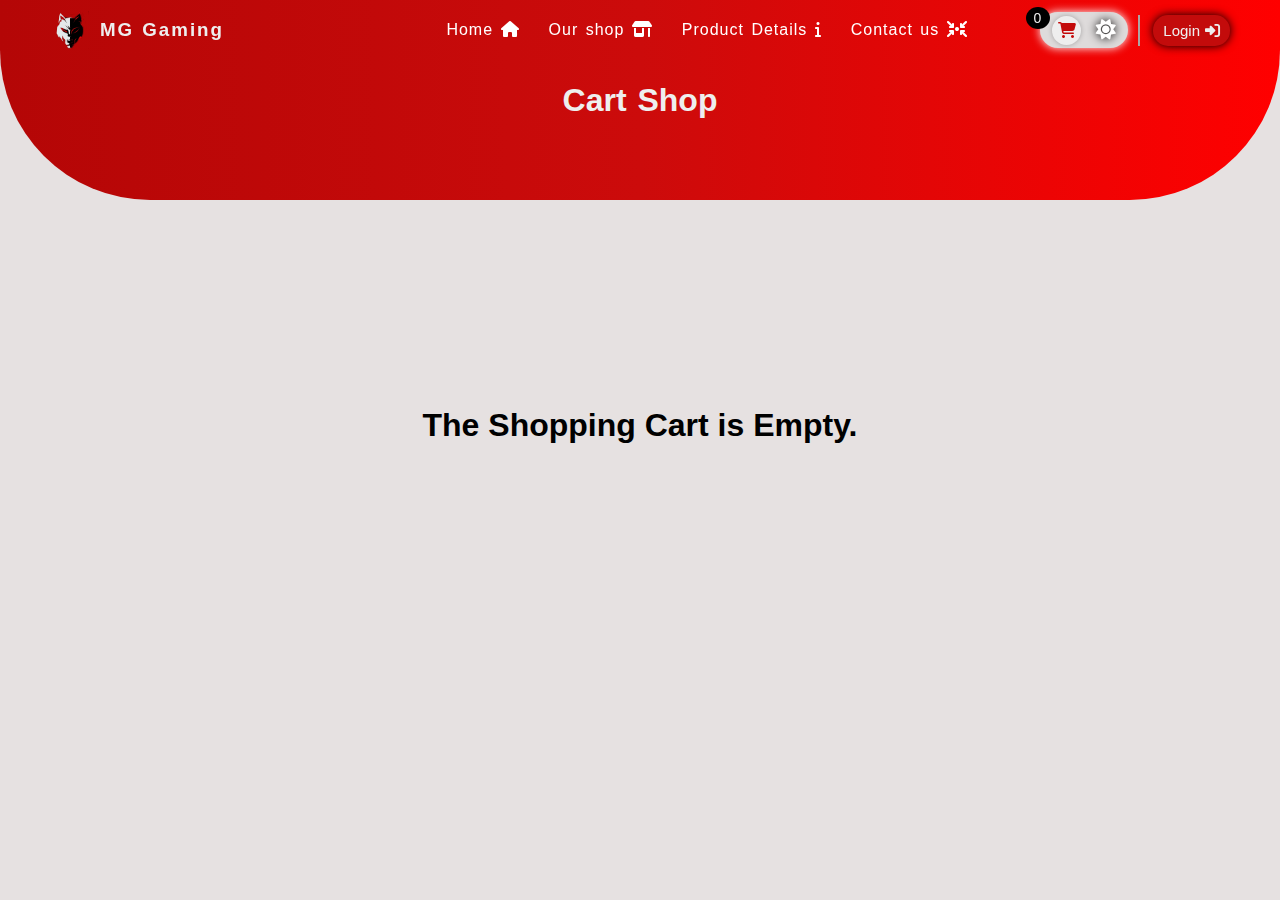
<file: html/car-shop.html>
<head>
    <title>MG Gaming</title>
    <!-- image icon -->
    <link rel="icon" href="../images/images/logo 2.png" />
    <!-- css -->
    <link rel="stylesheet" href="../css/all.min.css">
    <link rel="stylesheet" href="../css/home.css" />
    <link rel="stylesheet" href="../css/our-shop.css" />
    <link rel="stylesheet" href="../css/car-shop.css" />
    <!-- font -->
    <link href="https://fonts.googleapis.com/css2?family=Playfair+Display:ital@0;1&display=swap" rel="stylesheet">
    <meta charset="UTF-8" />
    <meta name="viewport" content="width=device-width,initial-scale=1.0" />
</head>

<body class="lign" data-color="lign">
    <div class="heads">
        <div class="container">
            <div class="logo">
                <img src="../images/images/logo 2.png" draggable="false">
                <h3>MG Gaming</h3>
            </div>
            <nav>
                <ul>
                    <a href="../index.html">
                        <li>Home <i class="fa-solid fa-house"></i></li>
                    </a>
                    <a href="our-shop.html">
                        <li>Our shop <i class="fa-solid fa-shop"></i></li>
                    </a>
                    <a href="product.html">
                        <li>Product Details <i class="fa-solid fa-info"></i></li>
                    </a>
                    <a href="content.html">
                        <li>Contact us <i class="fa-solid fa-arrows-to-circle"></i></li>
                    </a>
                </ul>
                <div class="btns">
                    <div class="shop primary-text">
                        <i class="fa-solid fa-cart-shopping cart-shop"></i>
                        <span class="number-shop">0</span>
                        <label name="checkbox">
                            <input name="checkbox" type="checkbox" checked>
                            <i name="sun" class="fa-solid fa-sun sun"></i>
                            <i name="moon" class="fa-solid fa-moon moon"></i>
                        </label>
                    </div>
                    <div class="btn btn-login">
                        <button>Login<i class="fa-solid fa-right-to-bracket"></i></button>
                    </div>
                </div>
            </nav>
            <div class="toggle-menu">
                <span></span>
                <span></span>
                <span></span>
            </div>
        </div>
    </div>
    <div class="head-two">
        <h1>Cart Shop</h1>
    </div>
    <div class="total">
        <div class="container">
            <div class="box">
                <h4>Cart Items: <span class="num-products"></span></h4>
                <h3>Total: <span>0</span> $</h3>
                <div class="box-btns">
                    <button class="btn-deleteAll">Delete All</button>
                    <button class="btn-checkout">Checkout</button>
                </div>
            </div>
        </div>
    </div>
    <div class="massage-cart">
        <h1></h1>
    </div>
    <div class="box">
        <div class="container">
        </div>
    </div>
    <div class="up-arrow">
        <button class="up"><i class="fa-solid fa-up-long"></i></button>
    </div>

    <script src="../js/item-our.js"></script>
    <script src="../js/cart.js" type="module"></script>
</body>
</file>
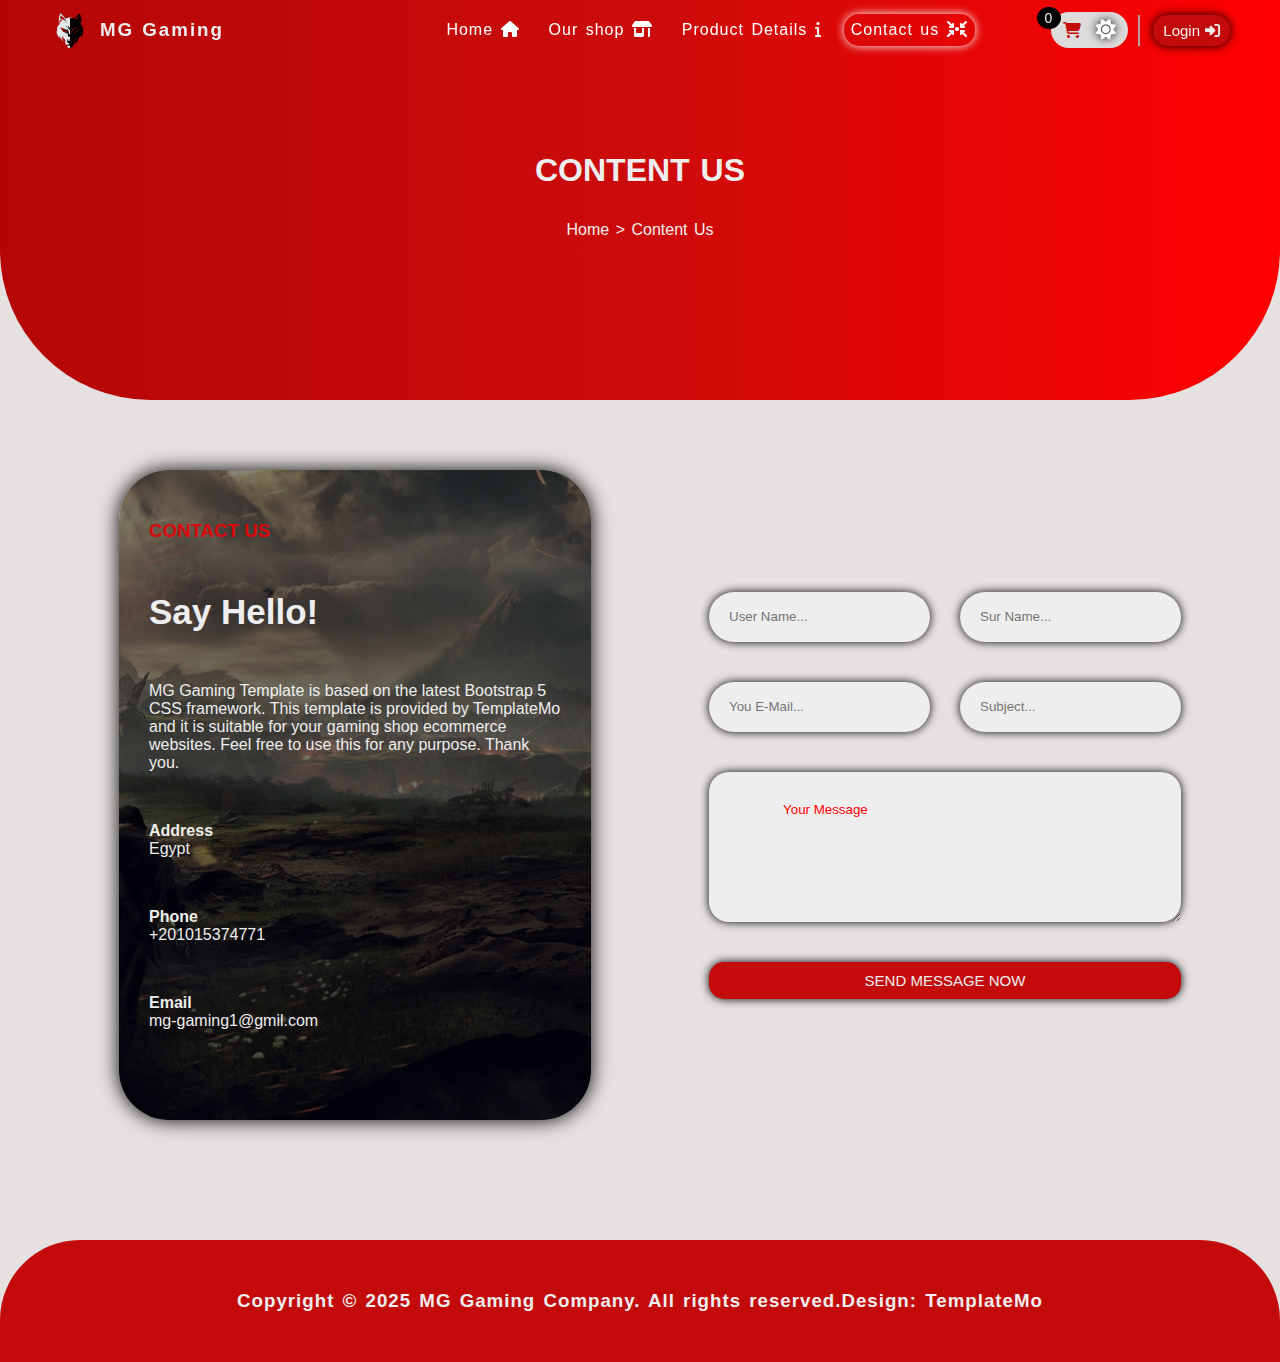
<file: html/content.html>
<!DOCTYPE html>
<html lang="ar">

<head>
    <title>MG Gaming</title>
    <link rel="icon" href="../images/images/logo 2.png" />
    <link rel="stylesheet" href="../css/home.css" />
    <link rel="stylesheet" href="../css/content.css">
    <link rel="stylesheet" href="../css/our-shop.css">
    <link href="https://fonts.googleapis.com/css2?family=Playfair+Display:ital@0;1&display=swap" rel="stylesheet">
    <meta charset="UTF-8" />
    <meta name="theme-color" content="red" />
    <meta name="viewport" content="width=device-width,initial-scale=1.0" />
    <link rel="stylesheet" href="https://cdnjs.cloudflare.com/ajax/libs/font-awesome/6.7.2/css/all.min.css"
        integrity="sha512-Evv84Mr4kqVGRNSgIGL/F/aIDqQb7xQ2vcrdIwxfjThSH8CSR7PBEakCr51Ck+w+/U6swU2Im1vVX0SVk9ABhg=="
        crossorigin="anonymous" referrerpolicy="no-referrer" />
</head>

<body>
    <div class="heads">
        <div class="container">
            <div class="logo">
                <img src="../images/images/logo 2.png" draggable="false">
                <h3>MG Gaming</h3>
            </div>
            <nav>
                <ul>
                    <a href="../index.html">
                        <li>Home <i class="fa-solid fa-house"></i></li>
                    </a>
                    <a href="our-shop.html">
                        <li>Our shop <i class="fa-solid fa-shop"></i></li>
                    </a>
                    <a href="product.html">
                        <li>Product Details <i class="fa-solid fa-info"></i></li>
                    </a>
                    <a href="content.html">
                        <li class="primary-text">Contact us <i class="fa-solid fa-arrows-to-circle"></i></li>
                    </a>
                </ul>
                <div class="btns">
                    <div class="shop">
                        <i class="fa-solid fa-cart-shopping cart-shop"></i>
                        <span class="number-shop"><span>0</span></span>
                        <label name="checkbox">
                            <input name="checkbox" type="checkbox" checked>
                            <i name="sun" class="fa-solid fa-sun sun"></i>
                            <i name="moon" class="fa-solid fa-moon moon"></i>
                        </label>
                    </div>
                    <div class="btn btn-login">
                        <button>Login<i class="fa-solid fa-right-to-bracket"></i></button>
                    </div>
                </div>
            </nav>
            <div class="toggle-menu">
                <span></span>
                <span></span>
                <span></span>
            </div>
        </div>
    </div>
    <div class="head-two">
        <h1>CONTENT US</h1>
        <span>Home > Content Us</span>
    </div>
    <div class="box">
        <div class="container">
            <div class="content-box">
                <div class="my-data">
                    <h3>CONTACT US</h3>
                    <h2>Say Hello!</h2>
                    <p>
                        MG Gaming Template is based on the latest Bootstrap 5 CSS framework. This
                        template is provided by TemplateMo and it is suitable for your gaming shop
                        ecommerce websites. Feel free to use this for any purpose. Thank you.
                    </p>
                    <h4>Address</h4>
                    <span>Egypt</span>
                    <h4>Phone</h4>
                    <span>+201015374771</span>
                    <h4>Email</h4>
                    <span>mg-gaming1@gmil.com</span>
                </div>
            </div>
            <form action="">
                <div class="inputs-1">
                    <input type="text" placeholder="User Name..." required="required">
                    <input type="text" placeholder="Sur Name..." required="required">
                </div>
                <div class="inputs-2">
                    <input type="email" placeholder="You E-Mail..." required="required">
                    <input type="text" placeholder="Subject...">
                </div>
                <textarea name="">
                    Your Message
                </textarea>
                <div class="btn button-end">
                    <button type="submit">SEND MESSAGE NOW</button>
                </div>
            </form>
        </div>
    </div>
    <div class="end">
        <h3>Copyright &copy; 2025 MG Gaming Company. All rights reserved.Design: TemplateMo</h3>
    </div>
    <div class="up-arrow">
        <button class="up"><i class="fa-solid fa-up-long"></i></button>
    </div>

    <script src="../js/content.js" type="module"></script>
</body>

</html>
</file>
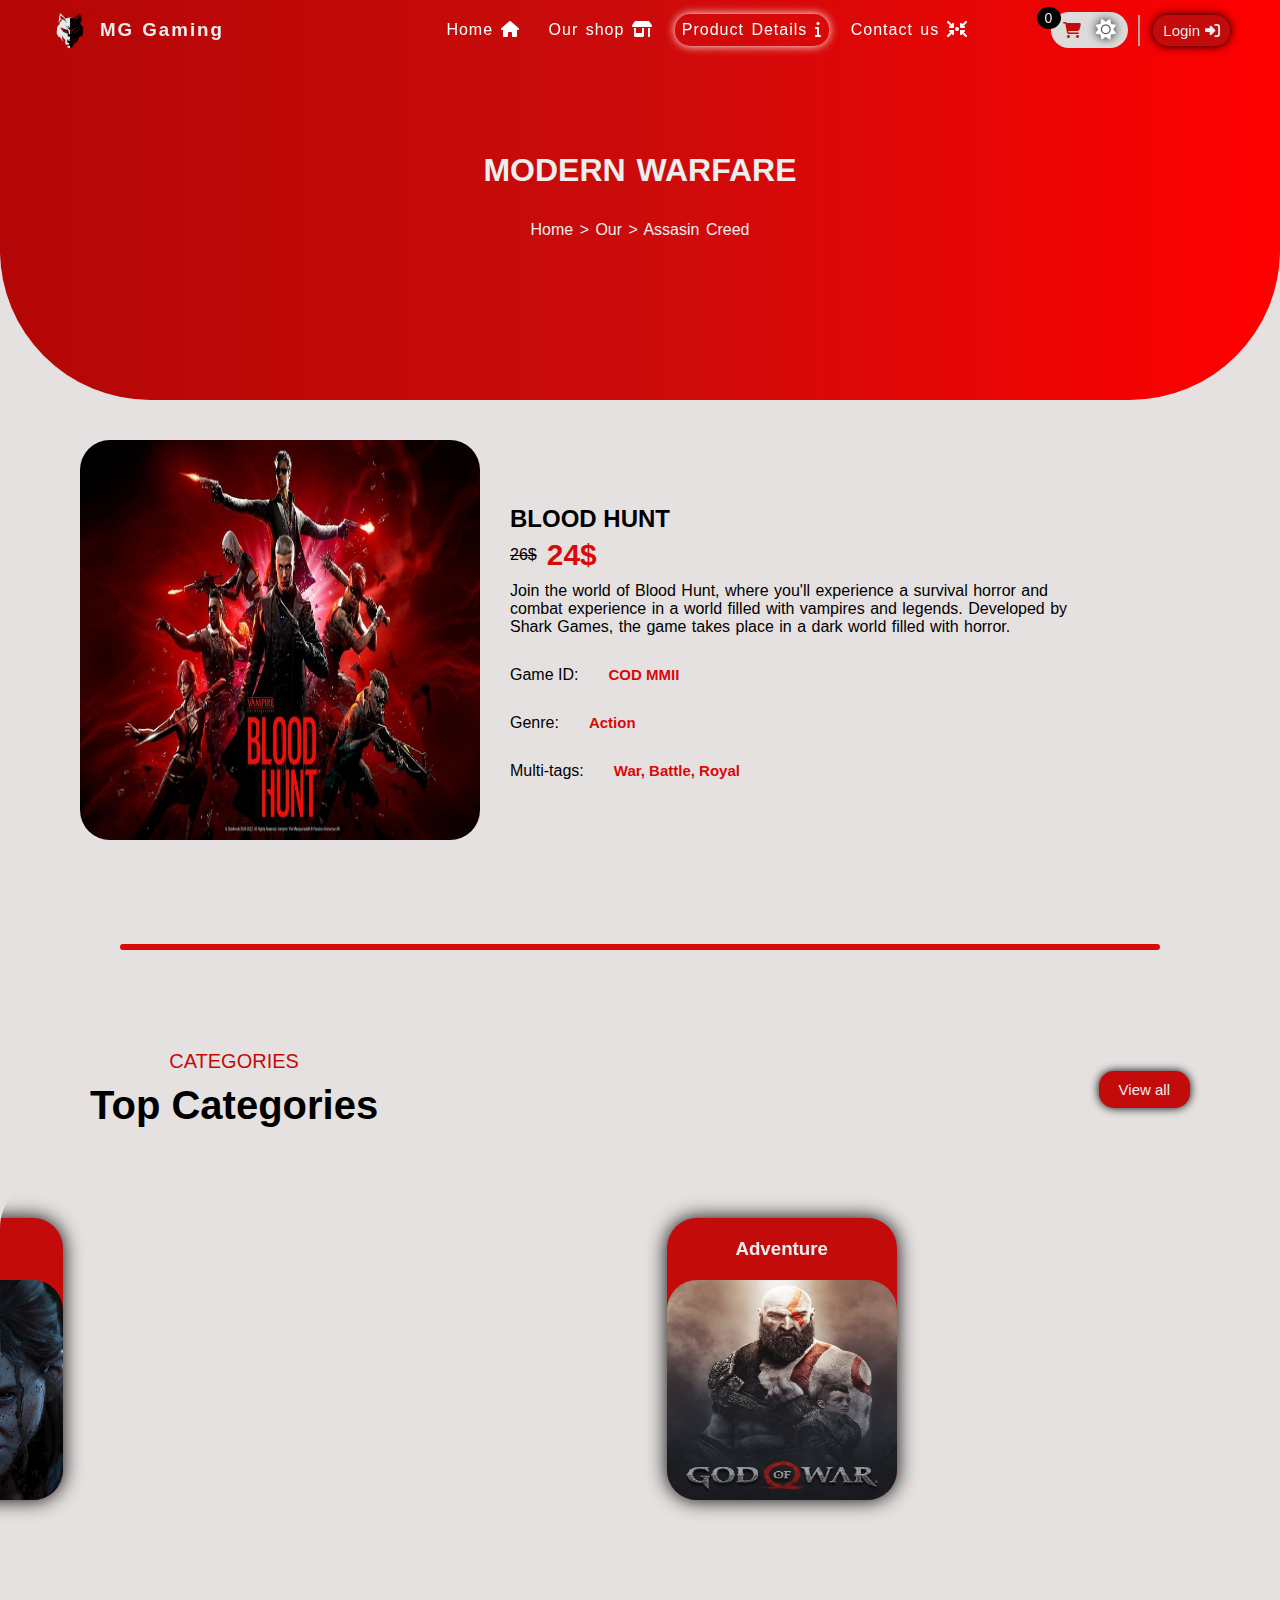
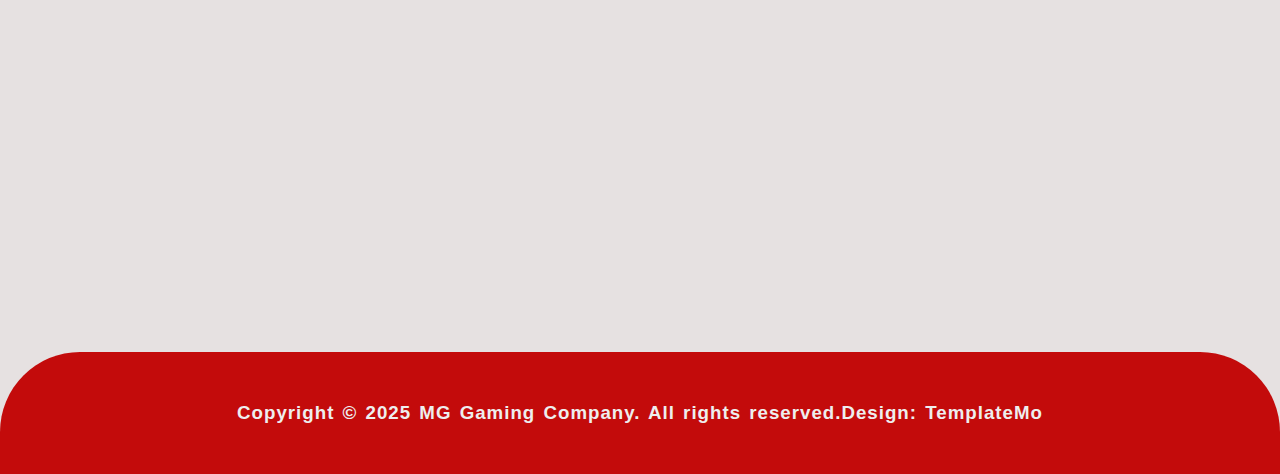
<file: html/product.html>
<!DOCTYPE html>
<html lang="ar">

<head>
    <title>MG Gaming</title>
    <link rel="icon" href="../images/images/logo 2.png" />
    <link rel="stylesheet" href="../css/home.css" />
    <link rel="stylesheet" href="../css/our-shop.css">
    <link rel="stylesheet" href="../css/product.css">
    <link href="https://fonts.googleapis.com/css2?family=Playfair+Display:ital@0;1&display=swap" rel="stylesheet">
    <meta charset="UTF-8" />
    <meta name="theme-color" content="red" />
    <meta name="viewport" content="width=device-width,initial-scale=1.0" />
    <link rel="stylesheet" href="https://cdnjs.cloudflare.com/ajax/libs/font-awesome/6.7.2/css/all.min.css"
        integrity="sha512-Evv84Mr4kqVGRNSgIGL/F/aIDqQb7xQ2vcrdIwxfjThSH8CSR7PBEakCr51Ck+w+/U6swU2Im1vVX0SVk9ABhg=="
        crossorigin="anonymous" referrerpolicy="no-referrer" />
</head>

<body>
    <div class="heads">
        <div class="container">
            <div class="logo">
                <img src="../images/images/logo 2.png" draggable="false">
                <h3>MG Gaming</h3>
            </div>
            <nav>
                <ul>
                    <a href="../index.html">
                        <li>Home <i class="fa-solid fa-house"></i></li>
                    </a>
                    <a href="our-shop.html">
                        <li>Our shop <i class="fa-solid fa-shop"></i></li>
                    </a>
                    <a href="product.html">
                        <li class="primary-text">Product Details <i class="fa-solid fa-info"></i></li>
                    </a>
                    <a href="content.html">
                        <li>Contact us <i class="fa-solid fa-arrows-to-circle"></i></li>
                    </a>
                </ul>
                <div class="btns">
                    <div class="shop">
                        <i class="fa-solid fa-cart-shopping cart-shop"></i>
                        <span class="number-shop"><span>0</span></span>
                        <label name="checkbox">
                            <input name="checkbox" type="checkbox" checked>
                            <i name="sun" class="fa-solid fa-sun sun"></i>
                            <i name="moon" class="fa-solid fa-moon moon"></i>
                        </label>
                    </div>
                    <div class="btn btn-login">
                        <button>Login<i class="fa-solid fa-right-to-bracket"></i></button>
                    </div>
                </div>
            </nav>
            <div class="toggle-menu">
                <span></span>
                <span></span>
                <span></span>
            </div>
        </div>
    </div>
    <div class="head-two">
        <h1>MODERN WARFARE</h1>
        <span>Home > Our > Assasin Creed</span>
    </div>
    <div class="background">
        <div class="background-image">
            <img src="../images/images/Gaming shop/blood-hunt-our.jpg" draggable="false">
        </div>
        <div>
            <div>
                <h2>BLOOD HUNT</h2>
            </div>
            <div class="discond">
                <span>26$</span>
                <h3 data-price="24">24$</h3>
            </div>
            <div class="paragraph">
                <p>
                    Join the world of Blood Hunt, where you'll experience a survival horror and combat experience in a
                    world filled with vampires and legends. Developed by Shark Games, the game takes place in a dark
                    world filled with horror.
                </p>
            </div>
            <div class="game-id">
                <span>Game ID:</span>
                <h4>COD MMII</h4>
            </div>
            <div class="game-id">
                <span>Genre:</span>
                <h4>Action</h4>
            </div>
            <div class="game-id">
                <span>Multi-tags:</span>
                <h4>War, Battle, Royal</h4>
            </div>
        </div>
    </div>
    <hr>
    <div class="container">
        <div class="trendingHeader btn">
            <div class="trendingContact-product">
                <div class="b-1">
                    <span>CATEGORIES</span>
                    <h1>Top Categories</h1>
                </div>
                <button class="view">View all</button>
            </div>
        </div>
    </div>
    <div class="images-a">
        <div class="trending-cards-a">
            <div class="align-a hover" data-align="1">
                <h3 class="text-a">Action</h3>
                <div class="thumbs-a">
                    <img src="../images/images/top-game-01.jpg" draggable="false">
                </div>
            </div>
            <div class="align-a hover" data-align="2">
                <h3 class="text-a">Horror</h3>
                <div class="thumbs-a">
                    <img src="../images/images/the-last-of-us2-home.jpg" draggable="false">
                </div>
            </div>
            <div class="align-a hover">
                <h3 class="text-a">Adventure</h3>
                <div class="thumbs-a">
                    <img src="../images/images/god-of-war-home.jpeg" draggable="false">
                </div>
            </div>
            <div class="align-a hover" data-align="2">
                <h3 class="text-a">Recing</h3>
                <div class="thumbs-a">
                    <img src="../images/images/need-for-speed-home.jpeg" draggable="false">
                </div>
            </div>
            <div class="align-a hover" data-align="1">
                <h3 class="text-a">Football</h3>
                <div class="thumbs-a">
                    <img src="../images/images/fc-25-home.jpeg" draggable="false">
                </div>
            </div>
        </div>
    </div>
    <div class="end">
        <h3>Copyright &copy; 2025 MG Gaming Company. All rights reserved.Design: TemplateMo</h3>
    </div>
    <div class="up-arrow">
        <button class="up"><i class="fa-solid fa-up-long"></i></button>
    </div>

    <script src="../js/item-our.js"></script>
    <script src="../js/product.js" type="module"></script>
</body>

</html>
</file>
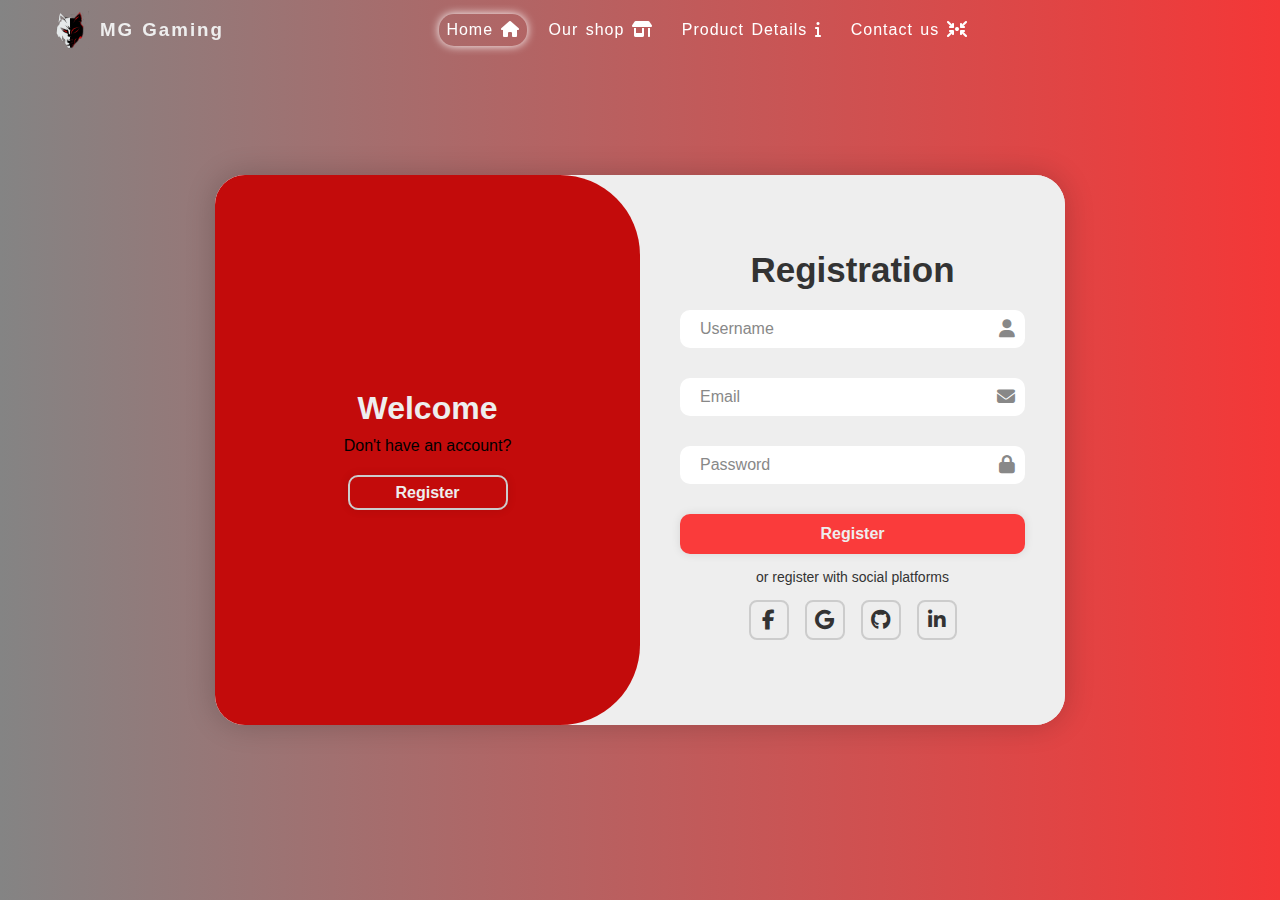
<file: html/sign-in.html>
<!DOCTYPE html>
<html lang="ar">

<head>
    <title>MG Gaming</title>
    <link rel="icon" href="../images/images/logo 2.png" />
    <link rel="stylesheet" href="../css/home.css" />
    <link rel="stylesheet" href="../css/sign-in.css">
    <link rel="stylesheet" href="../css/our-shop.css">
    <link href="https://fonts.googleapis.com/css2?family=Playfair+Display:ital@0;1&display=swap" rel="stylesheet">
    <meta charset="UTF-8" />
    <meta name="theme-color" content="red" />
    <meta name="viewport" content="width=device-width,initial-scale=1.0" />
    <link rel="stylesheet" href="https://cdnjs.cloudflare.com/ajax/libs/font-awesome/6.7.2/css/all.min.css"
        integrity="sha512-Evv84Mr4kqVGRNSgIGL/F/aIDqQb7xQ2vcrdIwxfjThSH8CSR7PBEakCr51Ck+w+/U6swU2Im1vVX0SVk9ABhg=="
        crossorigin="anonymous" referrerpolicy="no-referrer" />
</head>

<body>
    <div class="heads">
        <div class="container">
            <div class="logo">
                <img src="../images/images/logo 2.png" draggable="false">
                <h3>MG Gaming</h3>
            </div>
            <nav>
                <ul>
                    <a href="../index.html">
                        <li class="primary-text">Home <i class="fa-solid fa-house"></i></li>
                    </a>
                    <a href="our-shop.html">
                        <li>Our shop <i class="fa-solid fa-shop"></i></li>
                    </a>
                    <a href="product.html">
                        <li>Product Details <i class="fa-solid fa-info"></i></li>
                    </a>
                    <a href="content.html">
                        <li>Contact us <i class="fa-solid fa-arrows-to-circle"></i></li>
                    </a>
                </ul>
            </nav>

            <div class="toggle-menu">
                <span></span>
                <span></span>
                <span></span>
            </div>
        </div>
    </div>
    <div class="box">
        <div class="form-box login">
            <form action="">
                <h1>Login</h1>
                <div class="input-hox">
                    <input type="text" placeholder="Username" required>
                    <i class="fa-solid fa-user"></i>
                </div>
                <div class="input-hox">
                    <input type="password" placeholder="Password" required>
                    <i class="fa-solid fa-lock"></i>
                </div>
                <div class="forgot-link">
                    <a href="#">Forgot Password?</a>
                </div>
                <button type="submit" class="btn">Login</button>
                <p>or login with social platforms</p>
                <div class="social-icons">
                    <a href=""><i class="fa-brands fa-facebook-f"></i></a>
                    <a href=""><i class="fa-brands fa-google"></i></a>
                    <a href=""><i class="fa-brands fa-github"></i></a>
                    <a href=""><i class="fa-brands fa-linkedin-in"></i></a>
                </div>
            </form>
        </div>

        <div class="form-box register">
            <form action="">
                <h1>Registration</h1>
                <div class="input-hox">
                    <input type="text" placeholder="Username" required>
                    <i class="fa-solid fa-user"></i>
                </div>
                <div class="input-hox">
                    <input type="email" placeholder="Email" required>
                    <i class="fa-solid fa-envelope"></i>
                </div>
                <div class="input-hox">
                    <input type="password" placeholder="Password" required>
                    <i class="fa-solid fa-lock"></i>
                </div>
                <button type="submit" class="btn">Register</button>
                <p>or register with social platforms</p>
                <div class="social-icons">
                    <a href=""><i class="fa-brands fa-facebook-f"></i></a>
                    <a href=""><i class="fa-brands fa-google"></i></a>
                    <a href=""><i class="fa-brands fa-github"></i></a>
                    <a href=""><i class="fa-brands fa-linkedin-in"></i></a>
                </div>
            </form>
        </div>
        <div class="toggle-box">
            <div class="toggle-panel toggle-left">
                <h1>Welcome</h1>
                <p>Don't have an account?</p>
                <button class="btn register-btn">Register</button>
            </div>
        </div>
    </div>

    <script src="../js/login.js"></script>
</body>

</html>
</file>
<file: css/home.css>
:root {
    --main-color: rgb(181, 8, 8);
}

* {
    margin: 0;
    padding: 0;
    outline: none;
    border: none;
}

html {
    scrollbar-color: var(--main-color) rgb(44, 44, 44);
}

body {
    font-family: Arial, Helvetica, sans-serif;
    background-color: rgb(230, 225, 225);
}

.lign {
    background-color: rgb(230, 225, 225);
    color: black;
}

.dark {
    background-color: rgba(38, 37, 37, 1);
    color: white;
}

.container {
    padding: 0 50px;
    margin: 0 auto;
}

/* Staet nav */
.heads {
    position: fixed;
    top: 0;
    width: 100%;
    border-radius: 0 0 50px 50px;
    z-index: 100;
    transition: .5s;
}

.heads .container {
    display: flex;
    align-items: center;
    justify-content: space-between;
}

.heads .container .toggle-menu {
    position: relative;
    margin-right: 15px;
    width: 25px;
    height: 25px;
    gap: 5px;
    display: flex;
    align-items: center;
    flex-direction: column;
    z-index: 100;
    cursor: pointer;
}

.heads .container .toggle-menu span {
    background-color: #ccc;
    width: 100%;
    height: 3px;
    transition: .3s;
}

.heads .container .toggle-menu.active span:first-child {
    position: absolute;
    top: 30%;
    transform: rotate(50deg);
}

.heads .container .toggle-menu.active span:nth-child(2) {
    display: none;
}

.heads .container .toggle-menu.active span:last-child {
    position: absolute;
    top: 30%;
    transform: rotate(-50deg);
}

@media (min-width: 1099px) {
    .heads .container .toggle-menu {
        display: none;
    }
}

.heads .container .logo {
    display: flex;
    align-items: center;
    color: #eee;
    word-spacing: 1px;
    letter-spacing: 2px;
}

.heads .container .logo img {
    width: 60px;
    margin-left: -10px;
}

.heads .container nav {
    display: flex;
    align-items: center;
    justify-content: space-between;
    width: 67%;
}

.heads .container nav ul {
    list-style: none;
    display: flex;
    gap: 15px;
}

.heads .container nav ul li {
    padding: 7px;
    border-radius: 15px;
    letter-spacing: 1px;
    font-weight: 500;
    word-spacing: 2px;
}

.heads .container nav ul a {
    text-decoration: none;
    color: white;
}

.heads .container nav ul .xmark {
    display: none;
}

.heads .container nav li:hover,
.primary-text {
    box-shadow: 0 0 10px white;
}

.heads .container .btns {
    display: flex;
    align-items: center;
    gap: 20px;
}

@media (max-width: 990px) {
    .heads .container {
        padding: 0 10px 15px;
        margin: 0;
    }

    .heads .container nav {
        background-color: #eee;
        position: absolute;
        height: 100vh;
        width: 0;
        z-index: 10;
        right: 0;
        top: 0;
        transition: .5s;
        flex-direction: column;
        justify-content: space-around;
    }

    .heads .container nav ul {
        position: absolute;
        top: 50px;
        display: flex;
        flex-direction: column;
        padding: 10px;
        width: 100%;
        gap: 50px;
    }

    .heads .container nav ul li {
        padding: 15px 10px;
        background-color: var(--main-color);
        display: flex;
        align-items: center;
        border-radius: 20px;
        gap: 10px;
        margin: 0 10px;
    }

    .heads .container nav ul a {
        color: white;
        text-decoration: none;
    }

    .heads .container .btns {
        position: absolute;
        bottom: 70px;
        right: -300px;
        transition: .5s;
        z-index: 20;
    }
}

.heads .container .btns .shop {
    background-color: #dedbdb;
    display: flex;
    align-items: center;
    gap: 10px;
    padding: 3px 7px;
    border-radius: 20px;
    position: relative;
}

.heads .btns .shop .number-shop {
    position: absolute;
    background-color: black;
    border-radius: 50%;
    color: #eee;
    left: -14px;
    top: -5px;
    width: 22px;
    height: 22px;
    font-size: 14px;
    padding: 0 2px 0 0;
    display: flex;
    align-items: center;
    justify-content: center;
}

.heads .container .btns .shop .cart-shop {
    color: var(--main-color);
    margin-left: 5px;
    cursor: pointer;
}

.heads .container .btns label {
    width: 30px;
    height: 30px;
    border-radius: 50%;
    display: flex;
    align-items: center;
    justify-content: center;
    cursor: pointer;
}

.heads .container .btns label input {
    appearance: none;
    position: absolute;
}

.heads .container .btns label .sun {
    color: white;
    font-size: 20px;
    filter: drop-shadow(0 0 5px rgb(0, 0, 0));
    transform: scale(0);
    transition: 1s ease;
}


.heads .container .btns label input:checked~.sun {
    transform: scale(1) rotate(360deg);
}

.heads .container .btns label .moon {
    color: rgb(55, 55, 55);
    font-size: 20px;
    filter: drop-shadow(0 0 5px rgb(0, 0, 0, .5));
    transition: 1s ease;
    position: absolute;
}

.heads .container .btns label input:checked~.moon {
    transform: rotate(360deg) scale(0);
}

.heads .container .btns button {
    padding: 7px 10px;
    font-size: 15px;
    transition: .5s;
    position: relative;
    margin-left: 5px;
}

.heads .container .btns button::before {
    content: "";
    position: absolute;
    left: -15px;
    top: 0;
    height: 100%;
    width: 2px;
    background-color: rgb(173, 163, 163);
}

.heads .container nav .btns button:hover {
    filter: drop-shadow(0 0 20px #fffdef);
}

.heads .container .btn-login button {
    display: flex;
    align-items: center;
    gap: 5px;
}

/* End nav */
/* Start button */
.btn button {
    background-color: var(--main-color);
    color: #eee;
    font-size: 15px;
    border-radius: 15px;
    padding: 10px 20px;
    box-shadow: 0 0 10px black;
    cursor: pointer;
}

.btn button:hover {
    background-color: rgb(173, 163, 163);
    color: var(--main-color);
    box-shadow: 0 0 10px var(--main-color);
}

/* End button */
/* Start head */
.landing-page {
    background: url(../images/images/background-1.jpg) center center/cover;
    color: #eee;
    gap: 50px;
    display: flex;
    align-items: center;
    justify-content: space-between;
    padding: 30px;
    min-height: 102vh;
    border-radius: 0 0 100px 100px;
    overflow: hidden;
    position: relative;
    z-index: 2;
    box-shadow: 0 0 20px black;
    margin-bottom: 50px;
}

.landing-page::before {
    position: absolute;
    content: '';
    width: 100%;
    height: 100%;
    left: 0;
    top: 0;
    background-color: rgba(0, 0, 0, 0.381);
    z-index: -1;
}

@media (max-width: 990px) {
    .landing-page {
        flex-direction: column;
        justify-content: center;
        gap: 20px;
        border-radius: 0 0 50px 50px;
    }
}

.landing-page .text h1 {
    color: initial;
    margin: 15px 0 5px;
    color: var(--main-color);
}

@media (max-width: 990px) {
    .landing-page .text {
        margin-top: 50px;
    }
}

.landing-page .text p {
    margin-bottom: 20px;
    line-height: 1.6;
    text-align: justify;
    width: 700px;
}

@media (max-width: 767px) {
    .landing-page .text h1 {
        text-align: center;
        font-size: 30px;
    }
    .landing-page .text p {
        text-align: center;
        width: 100%;
    }
}

.landing-page-search {
    position: relative;
    margin-top: 20px;
    margin-bottom: 20px;
    animation-name: search-key;
    animation-duration: 1.5s;
    width: fit-content;
}

.landing-page-search input {
    background-color: transparent;
    border-radius: 50px;
    padding: 0 10px;
    height: 55px;
    width: 300px;
    outline: none;
    box-shadow: 0 0 10px #eee;
    color: #eee;
}

.landing-page-search:hover input {
    box-shadow: 0 0 20px var(--main-color);
}

@media (max-width: 767px) {
    .landing-page-search input {
        width: 250px;
    }
}

@keyframes search-key {
    0% {
        transform: translatey(200px);
    }

    100% {
        transform: 0;
    }
}

@media (max-width: 1199px) {
    .landing-page-search {
        animation-name: mobile-search;
    }
}

@keyframes mobile-search {
    0% {
        transform: translateX(-300px);
    }

    100% {
        transform: translateX(0);
    }
}

.landing-page-search button {
    position: absolute;
    top: 50%;
    transform: translateY(-50%);
    padding: 10px;
    height: 40px;
    width: 40px;
    margin: 0 -55px;
    border-radius: 50%;
    z-index: 10;
}

.landing-page-search button:active {
    scale: 1.1;
}

.image-containe {
    overflow: hidden;
    width: 350px;
    height: 600px;
    border-radius: 50px;
    animation-name: image-key;
    animation-duration: 1.5s;
}

.image-containe img {
    width: 100%;
    height: 100%;
    transition: .5s;
}

@keyframes image-key {
    0% {
        transform: translateX(500px);
    }

    100% {
        transform: 0;
    }
}

@media (min-width: 768px) and (max-width: 990px) {
    .image-containe {
        width: 400px;
    }
}

@media (max-width: 776px) {
    .image-containe {
        display: none;
    }
}

.image-containe img:hover {
    transform: scale(1.1);
}

.fa-cloud-arrow-down,
.fa-circle-user,
.fa-reply,
.fa-file {
    background-color: var(--main-color);
    color: #eee;
    padding: 20px;
    border-radius: 50%;
    margin-bottom: 20px;
}

.fa-background:hover {
    background-color: rgb(173, 163, 163);
    color: var(--main-color);
}

/* Start massage shop */
.massage {
    position: fixed;
    top: 50px;
    right: -40px;
    padding: 40px;
    z-index: 50;
    transition: .3s;
    transform: translateX(500px);
}

.massage-shop {
    margin: 0 auto 20px;
    width: fit-content;
    overflow: hidden;
}

.massage-shop .shop-info {
    display: flex;
    align-items: center;
    background-color: #eee;
    padding: 20px;
    border-radius: 20px 0 0 20px;
}

.massage-shop .check {
    background-color: green;
    color: #eee;
    width: 15px;
    height: 15px;
    border-radius: 50%;
    padding: 2px;
    margin-right: 10px;
}

.msg_not_product {
    position: relative;
    background-color: #eee;
    color: black;
    padding: 10px 15px;
    display: flex;
    align-items: center;
    width: fit-content;
    gap: 10px;
    border-radius: 10px;
    font-weight: bold;
    font-size: 18px;
    scale: 0;
    letter-spacing: .1px;
    transition: .3s;
}

.msg_not_product::before {
    content: '';
    position: absolute;
    left: 8px;
    top: -25px;
    border: 13px solid;
    border-color: transparent transparent #eee transparent;
}

.msg_not_product span {
    color: var(--main-color);
    font-size: 25px;
    font-weight: bold;
}

/* End massage shop */

/* End head */

/* Start card 1 */
.trendingHeader span {
    color: var(--main-color);
    text-transform: uppercase;
    ;
}

@media (max-width: 990px) {
    .trendingHeader .container {
        padding: 0 15px;
    }
}

.trendingHeader .trendingContact {
    display: flex;
    justify-content: space-between;
    align-items: center;
}

@media (max-width: 767px) {
    .trendingHeader .trendingContact h1 {
        font-size: 25px;
    }
}

.trending-cards {
    display: flex;
    gap: 60px;
    color: black;
    overflow: hidden;
    padding: 15px;
}

.trending-cards .card {
    background-color: #eee;
    border-radius: 30px;
    padding-bottom: 15px;
    box-shadow: 0 0 7px rgba(84, 82, 82, 0.733);
    transition: 0.3s;
}

.trendingHeader .trending-cards .card[data-card="1"],
.trendingHeader .trending-cards .card[data-card="2"] {
    transform: scale(0);
}

.trending-cards .discound {
    position: absolute;
    width: 40px;
    height: 40px;
    border-radius: 50%;
    right: 7px;
    top: 10px;
    background-color: var(--main-color);
    display: flex;
    align-items: center;
    justify-content: center;
    color: #eee;
    font-size: 16px;
    font-weight: bold;
}

.trending-cards .card-info {
    display: flex;
    justify-content: space-between;
    align-items: center;
    padding: 5px 25px;
}

.trending-cards .card-info img {
    width: 50px;
}

.icons {
    display: flex;
    align-items: center;
    gap: 7px;
}

.trending-cards .icons .bag-shopping i {
    background-color: var(--main-color);
    font-size: 20px;
    color: #eee;
    border-radius: 50%;
    padding: 10px;
    transition: .3s;
    cursor: pointer;
}

.trending-cards .bag-shopping.active i {
    background-color: rgb(173, 163, 163);
    color: var(--main-color);
    opacity: .4;
    cursor: auto;
}

.trending-cards .bag-shopping i:hover {
    background-color: rgb(173, 163, 163);
    color: var(--main-color);
}

.icons .icon-eye i {
    background-color: rgb(173, 163, 163);
    border: 3px solid #ccc;
    color: #eee;
    font-size: 17px;
    padding: 7px;
    border-radius: 50%;
    transition: .3s;
    cursor: pointer;
}

.icons .icon-eye i:hover {
    color: var(--main-color);
}

.trending-cards .card .thumb {
    width: 300px;
    height: 200px;
    border-radius: 20px;
}

.trending-cards .card .price {
    color: var(--main-color);
    font-weight: bold;
    font-size: 18px;
}

.trending-cards .card .to-request {
    text-align: center;
}

.trending-cards .card .old_price {
    color: black;
    text-decoration: line-through;
    font-size: 14px;
}

.offers {
    position: relative;
    display: flex;
    justify-content: space-between;
    height: 50px;
    margin: 50px 0 20px;
    padding-right: 10px;
}

.offers::before {
    content: '';
    position: absolute;
    right: 0;
    bottom: 0;
    width: 95%;
    height: 2px;
    bottom: 0;
    background-color: var(--main-color);
}

.offers .hot_deals {
    display: flex;
    align-items: center;
    gap: 10px;
    background-color: var(--main-color);
    height: 100%;
    padding: 0 20px;
    color: #eee;
    border-radius: 30px;
}

.offers .hot_deals i {
    color: black;
}

.offers .mobility {
    display: flex;
    align-items: center;
    justify-content: center;
    gap: 30px;
    margin-bottom: 10px;
}

.offers .mobility button {
    padding: 7px 15px;
    font-size: 20px;
}

.offers .mobility .btn {
    transition: .5s;
}

/* End card 1 */
/* Start card 2 */

.images-m {
    margin-top: 100px;
    margin-bottom: 100px;
}

.images-m .container {
    display: flex;
    justify-content: space-between;
    align-items: center;
}

.images-m .container-box {
    display: grid;
    grid-template-columns: repeat(auto-fill, minmax(180px, 1fr));
    gap: 50px;
    overflow: hidden;
    padding: 40px 40px 50px;
}

@media (max-width: 990px) {
    .images-m .container {
        padding: 0;
    }
}

.images-m .text h1 {
    margin: 5px 0;
    font-size: 50px;
}

.center-name span {
    color: var(--main-color);
    text-transform: uppercase;
    font-size: 30px;
}

.images-m .center-name {
    background: url(../images/images/background-2.jpg);
    align-items: center;
    padding: 70px 50px;
    border-radius: 100px;
    color: black;
}

@media (max-width: 1199px) {
    .images-m .center-name {
        background-size: cover;
    }
}

@media (min-width: 768px) and (max-width: 1199px) {
    .images-m .center-name {
        background-position: center;
    }
}

@media (max-width: 767px) {
    .images-m .text h1 {
        font-size: 25px;
    }

    .center-name span {
        font-size: 16px;
    }

    .cards {
        width: 200px;
        margin: 0 auto;
    }
}

.center-name button:active {
    transform: scale(1.1);
}

.center-name a {
    text-decoration: none;
}

.cards {
    background-color: whitesmoke;
    border-radius: 50px;
    margin-top: 30px;
    text-decoration: none;
    filter: drop-shadow(0 -5px 15px black);
    transition: .3s;
}

.cards[data-cards="1"] {
    transform: translateY(-400px);
}

.cards[data-cards="2"] {
    transform: translateY(400px);
}

.cards .thumbs {
    overflow: hidden;
    width: 100%;
    height: 180px;
    border-radius: 20px;
}

.cards .thumbs img {
    height: 100%;
    width: 100%;
}

.cards p {
    margin-top: 10px;
}

.cards h3 {
    margin: 0;
}

.cards h3,
.cards p {
    text-align: center;
}

.button-card-2 button {
    position: relative;
    margin: 10px auto -20px;
    display: flex;
}

.trending-cards-m {
    display: flex;
    justify-content: space-between;
}

/* End card 2 */

.trendingHeader-a {
    text-align: center;
    margin-bottom: 80px;
}

.trendingHeader-a span {
    color: var(--main-color);
}

.images-a {
    padding: 20px 100px;
    border-radius: 50px;
    overflow: hidden;
}

@media (max-width: 767px) {
    .images-a {
        display: flex;
        justify-content: center;
    }
}

.trending-cards-a {
    display: flex;
    align-items: center;
    justify-content: space-between;
    flex-wrap: wrap;
    padding-top: 20px;
}

.align-a {
    z-index: 2;
    background-color: var(--main-color);
    width: 230px;
    padding-top: 20px;
    border-radius: 30px;
    margin-bottom: 50px;
    transition: .3s;
    filter: drop-shadow(0 0 10px black);
}

.align-a:first-child {
    transform: translateY(-550px);
}

.align-a:nth-child(2) {
    transform: translateX(-550px);
}

.align-a:nth-child(4) {
    transform: translateX(550px);
}

.align-a:last-child {
    transform: translateY(550px);
}

.align-a .thumbs-a {
    width: 100%;
    height: 220px;
    z-index: -1;
}

.align-a .thumbs-a img {
    width: 100%;
    height: 100%;
    border-radius: 30px;
    margin-bottom: -5px;
}

.text-a {
    padding-bottom: 20px;
    text-align: center;
    color: #eee;
    z-index: -1;
}

/* End card 3 */

.marquee {
    padding: 15px 20px;
    position: relative;
    overflow: hidden;
    height: 330px;
    margin: 50px 0 0;
}

.marquee .box {
    position: absolute;
    top: 50%;
    transform: translateY(-50%);
    display: flex;
    align-items: center;
    gap: 30px;
    animation: place_marquee 60s infinite linear;
}

.marquee .image_marquee {
    width: 250px;
    height: 250px;
    border-radius: 20px;
}

@keyframes place_marquee {
    0% {
        translate: 40px;
    }

    50% {
        translate: -79%;
    }

    100% {
        translate: 40px;
    }
}

.up {
    padding: 15px 10px;
    width: 30px;
    height: 30px;
    border-radius: 50px;
    background-color: rgb(206, 195, 195);
    color: var(--main-color);
    display: none;
    align-items: center;
    text-align: center;
    position: fixed;
    bottom: 40px;
    right: 20px;
    font-size: 15px;
    z-index: 50;
    cursor: pointer;
}

.end {
    background-color: var(--main-color);
    margin-top: 70px;
    color: #eee;
    padding: 50px;
    border-radius: 80px 80px 0 0;
    text-align: center;
    letter-spacing: 1px;
    word-spacing: 2px;
}

@media (max-width: 767px) {
    .end {
        font-size: 12px;
        padding: 40px;
        margin-top: 50px;
        letter-spacing: 0;
    }
}
</file>
<file: css/our-shop.css>
:root {
    --main-color: rgb(195, 11, 11);
}

* {
    margin: 0;
    padding: 0;
}

.head-two {
    height: 400px;
    text-align: center;
    align-content: center;
    color: #eee;
    word-spacing: 2px;
    line-height: 60px;
    border-radius: 0 0 150px 150px;
    background-image: linear-gradient(to right, rgb(180, 6, 6), rgb(204, 11, 11), red);
}

@media (max-width: 767px) {
    .head-two {
        height: 300px;
        border-radius: 0 0 100px 100px;
    }
}

.button-head {
    margin: 100px 0;
    display: flex;
    justify-content: center;
    flex-wrap: wrap;
    gap: 20px;
}

@media (max-width: 767px) {
    .button-head {
        margin: 70px 20px;
    }
}

.trending-cards {
    display: flex;
    align-items: center;
    justify-content: center;
    flex-wrap: wrap;
    gap: 50px;
    overflow: visible;
}

.button-head button {
    color: white;
    background-color: rgb(173, 163, 163);
    padding: 10px 20px;
    margin: 0 10px;
    border: none;
    border-radius: 50px;
    font-size: 15px;
    transition: .5s;
    cursor: pointer;
}

@media (max-width: 776px) {
    .button-head button {
        margin: 0;
    }
}

.button-head button:hover {
    color: rgb(219, 9, 9);
}

.button-head button.active {
    color: var(--main-color);
    background-color: #d6d2d2;
}

.end {
    color: #eee;
    padding: 50px;
    border-radius: 80px 80px 0 0;
    text-align: center;
    letter-spacing: 1px;
    word-spacing: 2px;
    margin-top: 50px;
}

@media (max-width: 767px) {
    .end {
        font-size: 12px;
        padding: 40px;
        margin-top: 50px;
        letter-spacing: 0;
    }
}

.trending-cards .card[data-card="1"],
.trending-cards .card[data-card="2"] {
    transform: scale(0);
}
</file>
<file: css/car-shop.css>
.head-two {
    height: 200px;
}

body {
    min-height: 100vh;
}

.cart-shop {
    color: var(--main-color);
    margin-left: 5px;
    cursor: pointer;
    background-color: #eee;
    width: 25px;
    height: 25px;
    border-radius: 50%;
    display: flex;
    align-items: center;
    justify-content: center;
    box-shadow: 0 0 5px rgba(0, 0, 0, 0.26);
    padding: 2px;
}

.heads {
    transition: .3s;
}

.massage-cart {
    width: 100%;
    height: 450px;
    text-align: center;
    display: flex;
    align-content: center;
}

/* Start Items */

.box .item {
    display: flex;
    align-items: center;
    justify-content: space-between;
    background-color: #cec8c8a7;
    padding: 10px 20px;
    border-radius: 20px;
    margin: 20px 0;
}

@media (max-width: 767px) {
    .box .item {
        flex-direction: column;
        padding: 10px 0;
    }
}

.box .item .image-and-name {
    display: flex;
    align-items: center;
    gap: 20px;
}

.box .item .image-and-name img {
    width: 100px;
    height: 100px;
    border-radius: 50%;
}

@media (max-width: 767px) {
    .box .item .image-and-name img {
        width: 80px;
        height: 80px;
    }
}

.box .item .image-and-name .info h3 {
    margin: 0 0 10px;
    font-size: 18px;
    font-weight: bold;
}

.box .item .image-and-name .info span {
    color: var(--main-color);
}

.box .item .number {
    display: flex;
    align-items: center;
    justify-content: space-between;
    width: 50%;
}

@media (max-width: 767px) {
    .box .item .number {
        margin-top: 10px;
        justify-content: center;
        width: 100%;
    }
}

.box .item .number button {
    width: 30px;
    height: 30px;
    background-color: #eee;
    border-radius: 10px;
    font-weight: bold;
    font-size: 16px;
    cursor: pointer;
}

.box .item .number span {
    margin: 0 10px;
    font-size: 16px;
    font-weight: bold;
}

.box .item .number .price-item {
    font-weight: bold;
    color: #6c6666;
}

.box .item i {
    color: var(--main-color);
    cursor: pointer;
}

.total {
    position: sticky;
    top: 75px;
    margin: 10px 15px 0;
    z-index: 10;
    display: none;
}

@media (max-width: 767px) {
    .total {
        margin: 10px 7px 0;
    }
}

.total .container {
    display: flex;
    align-items: center;
    justify-content: space-between;
    background-color: #a59f9f;
    padding: 20px;
    border-radius: 20px;
}

@media (max-width: 767px) {
    .total .container {
        padding: 15px 7px;
    }
}

.total .container .box {
    display: flex;
    align-items: center;
    justify-content: space-between;
    width: 100%;
}

.box-btns {
    display: flex;
    align-items: center;
    gap: 20px;
}

.box-btns .btn-checkout,
.box-btns .btn-deleteAll {
    padding: 10px 20px;
    border-radius: 10px;
    cursor: pointer;
    transition: .3s;
}

@media (max-width: 767px) {
    .box-btns {
        gap: 10px;
    }

    .box-btns .btn-checkout,
    .box-btns .btn-deleteAll {
        padding: 7px;
    }
}

.box-btns .btn-checkout {
    background-color: var(--main-color);
    color: #eee;
    border: none;
}

.box-btns .btn-checkout:hover {
    background-color: rgb(164, 0, 0);
}

.box-btns .btn-deleteAll {
    background-color: transparent;
    color: var(--main-color);
    border: 2px solid var(--main-color);
}

.box-btns .btn-deleteAll:hover {
    background-color: var(--main-color);
    color: #eee;
    border-color: transparent;
}

.disabled {
    opacity: .4;
    pointer-events: none;
}

/* End Items */
</file>
<file: css/content.css>
* {
    font-family: Arial, Helvetica, sans-serif;
    transition: 0.5s;
}

.box {
    padding: 50px 0;
}

.box .container {
    display: flex;
    align-items: center;
    justify-content: space-around;
}

@media (max-width: 990px) {
    .box {
        padding: 40px 0;
    }

    .box .container {
        justify-content: center;
        flex-direction: column;
    }
}

.content-box {
    width: 40%;
    padding: 20px;
}

.my-data {
    position: relative;
    background: url(../images/images/background-4.jpg) center/cover;
    border-radius: 50px;
    height: 550px;
    padding: 50px 30px;
    box-shadow: 0 0 20px black;
    color: #eee;
    z-index: 2;
    overflow: hidden;
}

.my-data::before {
    position: absolute;
    content: '';
    top: 0;
    left: 0;
    width: 100%;
    height: 100%;
    background-color: rgba(0, 0, 0, 0.456);
    z-index: -1;
}

.my-data h3 {
    color: rgb(219, 9, 9);
    padding-bottom: 50px;
}

.my-data h2 {
    padding-bottom: 50px;
    font-size: 35px;
}

.my-data p {
    margin-bottom: 50px;
}

h4 {
    margin-top: 50px;
}

form {
    display: flex;
    flex-direction: column;
    gap: 40px;
    text-align: center;
    width: 40%;
}

.inputs-1,
.inputs-2 {
    display: flex;
    align-items: center;
    gap: 30px;
    width: 100%;
}

.inputs-1 input,
.inputs-2 input {
    padding: 0 20px;
    border: none;
    width: calc(100% - 40px);
    height: 50px;
    background-color: #eee;
    border-radius: 50px;
    box-shadow: 0 0 10px black;
    color: red;
}

.inputs-1 input:hover,
.inputs-2 input:hover {
    box-shadow: 0 0 20px var(--main-color);
}

textarea {
    width: 100%;
    height: 120px;
    background-color: #eee;
    padding-top: 30px;
    border: none;
    border-radius: 20px;
    box-shadow: 0 0 10px black;
    color: red;
}

textarea:hover {
    box-shadow: 0 0 20px var(--main-color);
}

.button-end {
    text-align: center;
}

.button-end button {
    width: 100%;
}

@media (max-width: 990px) {
    form {
        margin-top: 30px;
        width: 100%;
    }

    .inputs-1,
    .inputs-2 {
        display: flex;
        flex-direction: column;
        gap: 30px;
    }

    .content-box {
        width: 80%;
    }
}

@media (max-width: 767px) {
    .content-box {
        width: 100%;
    }
}
</file>
<file: css/product.css>
* {
    font-family: Arial, Helvetica, sans-serif;
}

.background {
    margin-top: 40px;
    display: flex;
    align-items: center;
    gap: 30px;
    padding: 0 80px;
}

@media (max-width: 767px) {
    .background {
        flex-direction: column;
        padding: 10px;
    }
}

.background-image img {
    width: 400px;
    height: 400px;
    border-radius: 30px;
}

@media (max-width: 767px) {
    .background-image img {
        width: 300px;
        height: 300px;
    }
}

@media (min-width: 768px) and (max-width: 990px) {
    .background-image img {
        width: 310px;
        height: 380px;
    }
}

.discond {
    display: flex;
    align-items: center;
    margin-top: 5px;
}

.discond span {
    text-decoration: line-through;
}

.discond h3 {
    color: rgb(218, 9, 9);
    margin-left: 10px;
    font-size: 30px;
}

.paragraph {
    margin-top: 10px;
    margin-right: 120px;
    word-spacing: 1px;
}

@media (min-width: 768px) and (max-width: 990px) {
    .paragraph {
        margin-right: 0;
        width: 300px;
        word-spacing: .5px;
    }
}

@media (max-width: 767px) {
    .discond h3 {
        margin-left: 0;
    }

    .paragraph {
        margin-top: 10px;
        margin-right: 0;
        width: 300px;
        word-spacing: .5px;
    }

}

.game-id {
    display: flex;
    margin-top: 30px;
}

@media (min-width: 768px) and (max-width: 990px) {
    .game-id {
        display: flex;
        margin-top: 15px;
    }
}

.game-id h4 {
    margin-left: 30px;
    color: rgb(218, 9, 9);
    font-size: 15px;
}

hr {
    margin: 100px 120px;
    border: 3px solid rgb(218, 9, 9);
    border-radius: 50px;
}

.head-h h1 {
    color: rgb(218, 9, 9);
}

.head-h {
    display: flex;
    align-items: center;
}

.trendingContact-product {
    display: flex;
    justify-content: space-between;
    align-items: center;
}

.trendingHeader {
    margin: 0 40px 50px;
}

.b-1 span {
    display: flex;
    justify-content: center;
    margin-bottom: 10px;
    font-size: 20px;
}

.b-1 h1 {
    font-size: 40px;
}

@media (max-width: 767px) {
    .head-h {
        flex-direction: column;
    }

    .trendingHeader {
        margin: 0 10px 50px;
    }

    .b-1 h1 {
        margin-bottom: 20px;
        font-size: 20px;
    }

    .b-1 span {
        justify-content: start;
        font-size: 16px;
    }

    hr {
        margin: 100px 50px;
    }
}
</file>
<file: css/sign-in.css>
:root {
    --main-color: rgb(181, 8, 8);
}

* {
    margin: 0;
    padding: 0;
    box-sizing: border-box;
}

body {
    display: flex;
    justify-content: center;
    align-items: center;
    min-height: 100vh;
    background: linear-gradient(90deg, #848484, #f43737);
}

.box {
    position: relative;
    display: flex;
    align-items: center;
    justify-content: space-between;
    width: 850px;
    height: 550px;
    background-color: #eee;
    border-radius: 30px;
    box-shadow: 0 0 30px rgb(0, 0, 0, .2);
    overflow: hidden;
}

.form-box {
    position: relative;
    width: 50%;
    height: 100%;
    background-color: #eee;
    display: flex;
    align-items: center;
    color: #333;
    text-align: center;
}

@media (max-width: 990px) {
    .box {
        height: 880px;
        margin-top: 80px;
        flex-direction: column;
        padding: 40px;
    }

    .form-box {
        width: 100%;
        height: 49%;
    }
}

.form-box form {
    width: 100%;
    padding: 40px;
}

.form-box form h1 {
    font-size: 35px;
    margin: -10px 0;
}

.form-box form .input-hox {
    position: relative;
    margin: 30px 0;

}

.form-box form .input-hox input {
    width: 100%;
    padding: 10px 50px 10px 20px;
    background-color: #fff;
    border-radius: 10px;
    border: none;
    outline: none;
    font-size: 16px;
    color: #333;
    font-weight: 500;
}

.form-box form .input-hox input::placeholder {
    color: #888;
    font-weight: 400;
}

.form-box form .input-hox i {
    position: absolute;
    right: 10px;
    top: 50%;
    transform: translateY(-50%);
    font-size: 18px;
    color: #888;
}

.form-box form .forgot-link {
    margin: -15px 0 15px;
}

.form-box form .forgot-link a {
    text-decoration: none;
    font-size: 15px;
    color: #333;
}

.btn {
    width: 100%;
    height: 40px;
    background-color: #fa3b3b;
    border-radius: 10px;
    box-shadow: 0 0 10px rgb(0, 0, 0, .1);
    border: none;
    cursor: pointer;
    font-size: 16px;
    color: #eee;
    font-weight: bold;
}

.form-box form p {
    font-size: 14px;
    margin: 15px 0;
}

.form-box form .social-icons {
    display: flex;
    align-items: center;
    justify-content: center;
}

.form-box form .social-icons a {
    display: flex;
    justify-content: center;
    align-items: center;
    padding: 10px;
    border: 2px solid #ccc;
    border-radius: 8px;
    color: #333;
    text-decoration: none;
    font-size: 20px;
    margin: 0 8px;
    width: 40px;
    transition: .3s;
    height: 40px;
}

.form-box form .social-icons a:hover {
    color: var(--main-color);
}

.toggle-box {
    position: absolute;
    left: 0;
    width: 50%;
    height: 100%;
    transition: .3s;
    border-radius: 0 80px 80px 0;
    background-color: var(--main-color);
}

.toggle-box.active {
    left: 50%;
    border-radius: 80px 0 0 80px;
}

@media (max-width: 990px) {
    .toggle-box {
        width: 100%;
        height: 50%;
        bottom: 0;
        border-radius: 80px 80px 0 0;
    }

    .toggle-box.active {
        left: 0;
        bottom: 50%;
        border-radius: 0 0 80px 80px;
    }
}

.toggle-box .toggle-panel {
    position: absolute;
    width: 100%;
    height: 100%;
    display: flex;
    align-items: center;
    justify-content: center;
    flex-direction: column;
    padding: 40px;
}

.toggle-box .toggle-panel h1 {
    color: #eee;
    margin: 0 0 10px;
}

.toggle-box .toggle-panel p {
    margin-bottom: 20px;
}

.toggle-box .toggle-panel .btn {
    width: 160px;
    height: 35px;
    background-color: transparent;
    border: 2px solid #ccc;
}
</file>
